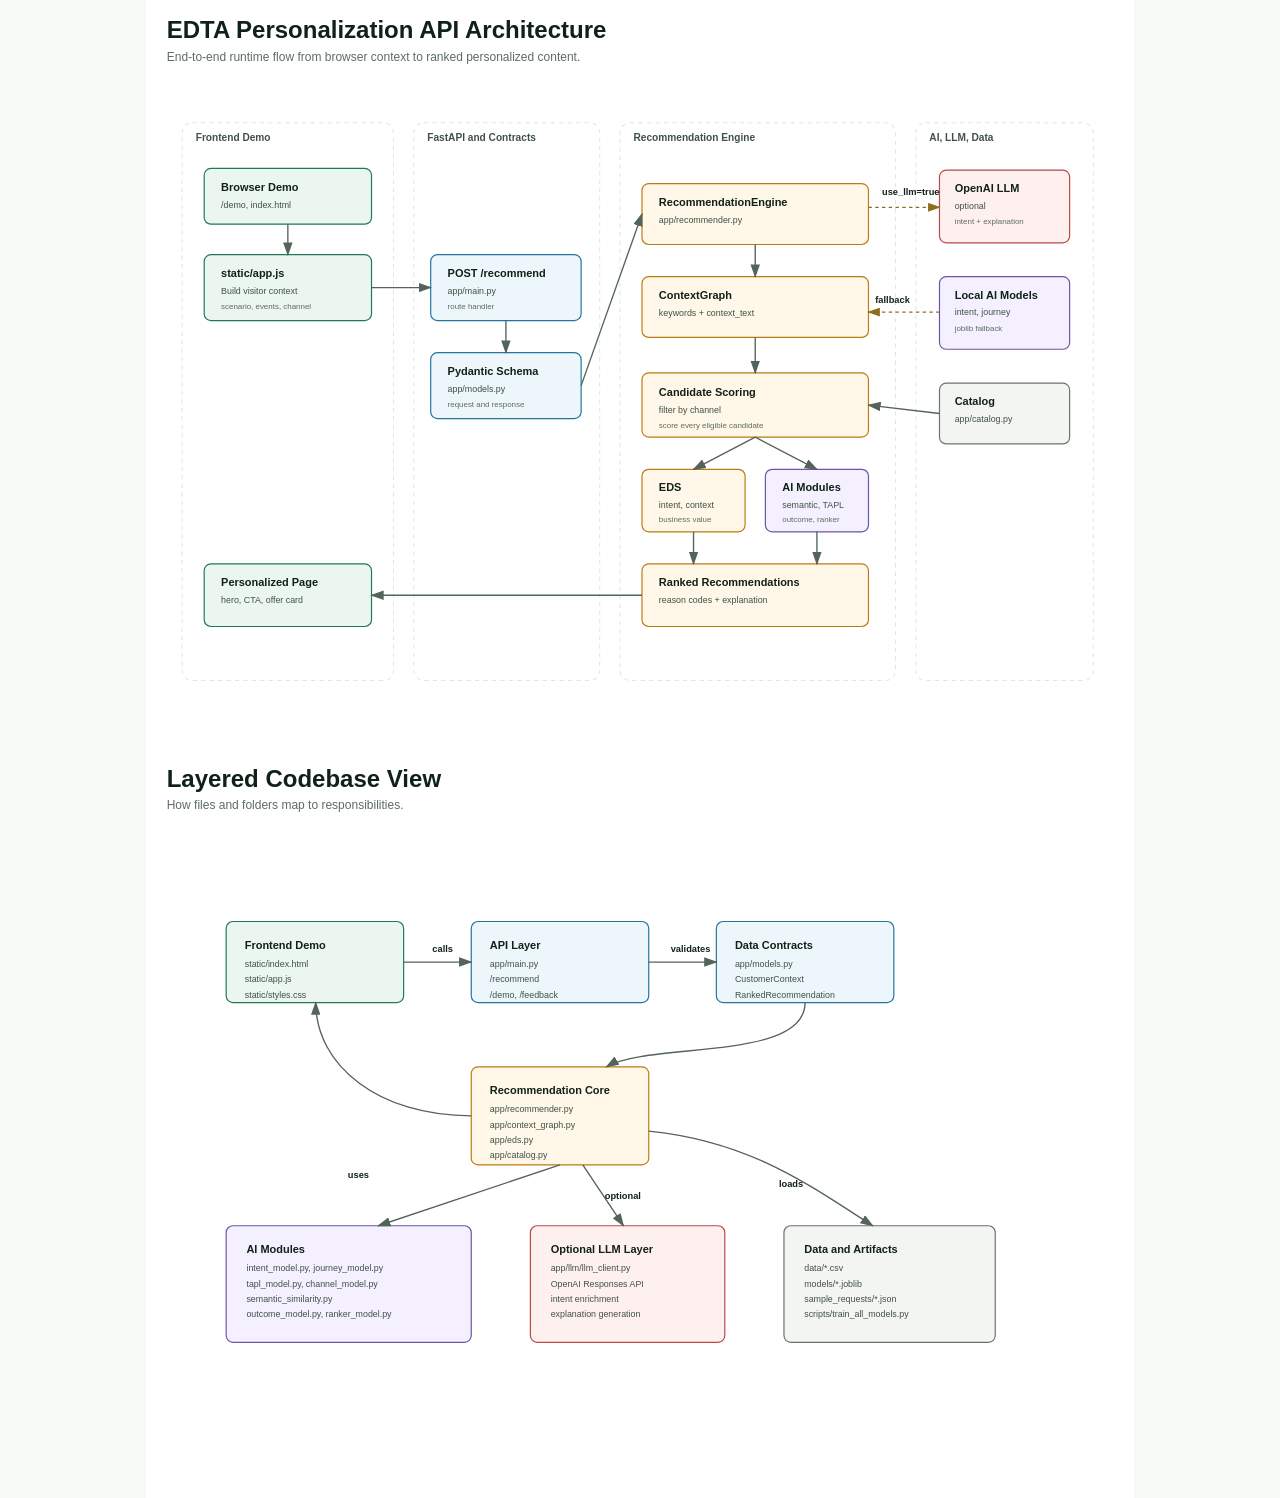
<file: docs/architecture_diagram.html>
<!doctype html>
<html lang="en">
<head>
  <meta charset="utf-8">
  <title>EDTA Personalization Architecture Diagram</title>
  <style>
    @page {
      size: letter landscape;
      margin: 0.35in;
    }

    * {
      box-sizing: border-box;
    }

    body {
      margin: 0;
      font-family: Arial, Helvetica, sans-serif;
      color: #102118;
      background: #f7faf7;
    }

    .page {
      width: 10.3in;
      height: 7.8in;
      margin: 0 auto;
      padding: 0.18in 0.22in;
      page-break-after: always;
      background: #ffffff;
    }

    .page:last-child {
      page-break-after: auto;
    }

    h1 {
      margin: 0 0 6px;
      font-size: 24px;
      line-height: 1.1;
    }

    .subtitle {
      margin: 0 0 16px;
      color: #5d6c63;
      font-size: 12px;
    }

    svg {
      width: 100%;
      height: calc(100% - 54px);
      display: block;
    }

    .box {
      fill: #ffffff;
      stroke: #cfd9d1;
      stroke-width: 1.4;
      rx: 8;
    }

    .frontend {
      fill: #eaf6ef;
      stroke: #1f7a52;
    }

    .api {
      fill: #edf7fb;
      stroke: #21759f;
    }

    .engine {
      fill: #fff7e7;
      stroke: #bd7b13;
    }

    .ai {
      fill: #f4f0ff;
      stroke: #6c55a3;
    }

    .llm {
      fill: #fff0f0;
      stroke: #b84a4a;
    }

    .data {
      fill: #f3f5f3;
      stroke: #6b746c;
    }

    .title {
      font-size: 13px;
      font-weight: 700;
      fill: #102118;
    }

    .small {
      font-size: 10.5px;
      fill: #405148;
    }

    .tiny {
      font-size: 9.4px;
      fill: #5d6c63;
    }

    .lane {
      fill: none;
      stroke: #dfe7e0;
      stroke-width: 1.2;
      stroke-dasharray: 5 5;
      rx: 12;
    }

    .lane-title {
      font-size: 12px;
      font-weight: 700;
      fill: #405148;
    }

    .arrow {
      stroke: #53645a;
      stroke-width: 1.6;
      fill: none;
      marker-end: url(#arrowhead);
    }

    .arrow-alt {
      stroke: #8f6d20;
      stroke-width: 1.5;
      fill: none;
      stroke-dasharray: 4 4;
      marker-end: url(#arrowhead-alt);
    }

    .note {
      fill: #102118;
      font-size: 11px;
      font-weight: 700;
    }
  </style>
</head>
<body>
  <section class="page">
    <h1>EDTA Personalization API Architecture</h1>
    <p class="subtitle">End-to-end runtime flow from browser context to ranked personalized content.</p>
    <svg viewBox="0 0 1120 720" role="img" aria-label="EDTA personalization architecture diagram">
      <defs>
        <marker id="arrowhead" markerWidth="10" markerHeight="7" refX="9" refY="3.5" orient="auto">
          <polygon points="0 0, 10 3.5, 0 7" fill="#53645a"></polygon>
        </marker>
        <marker id="arrowhead-alt" markerWidth="10" markerHeight="7" refX="9" refY="3.5" orient="auto">
          <polygon points="0 0, 10 3.5, 0 7" fill="#8f6d20"></polygon>
        </marker>
      </defs>

      <rect class="lane" x="18" y="20" width="250" height="660"></rect>
      <text class="lane-title" x="34" y="42">Frontend Demo</text>

      <rect class="lane" x="292" y="20" width="220" height="660"></rect>
      <text class="lane-title" x="308" y="42">FastAPI and Contracts</text>

      <rect class="lane" x="536" y="20" width="326" height="660"></rect>
      <text class="lane-title" x="552" y="42">Recommendation Engine</text>

      <rect class="lane" x="886" y="20" width="210" height="660"></rect>
      <text class="lane-title" x="902" y="42">AI, LLM, Data</text>

      <rect class="box frontend" x="44" y="74" width="198" height="66"></rect>
      <text class="title" x="64" y="101">Browser Demo</text>
      <text class="small" x="64" y="121">/demo, index.html</text>

      <rect class="box frontend" x="44" y="176" width="198" height="78"></rect>
      <text class="title" x="64" y="202">static/app.js</text>
      <text class="small" x="64" y="222">Build visitor context</text>
      <text class="tiny" x="64" y="240">scenario, events, channel</text>

      <rect class="box api" x="312" y="176" width="178" height="78"></rect>
      <text class="title" x="332" y="202">POST /recommend</text>
      <text class="small" x="332" y="222">app/main.py</text>
      <text class="tiny" x="332" y="240">route handler</text>

      <rect class="box api" x="312" y="292" width="178" height="78"></rect>
      <text class="title" x="332" y="318">Pydantic Schema</text>
      <text class="small" x="332" y="338">app/models.py</text>
      <text class="tiny" x="332" y="356">request and response</text>

      <rect class="box engine" x="562" y="92" width="268" height="72"></rect>
      <text class="title" x="582" y="119">RecommendationEngine</text>
      <text class="small" x="582" y="139">app/recommender.py</text>

      <rect class="box engine" x="562" y="202" width="268" height="72"></rect>
      <text class="title" x="582" y="229">ContextGraph</text>
      <text class="small" x="582" y="249">keywords + context_text</text>

      <rect class="box llm" x="914" y="76" width="154" height="86"></rect>
      <text class="title" x="932" y="102">OpenAI LLM</text>
      <text class="small" x="932" y="122">optional</text>
      <text class="tiny" x="932" y="140">intent + explanation</text>

      <rect class="box ai" x="914" y="202" width="154" height="86"></rect>
      <text class="title" x="932" y="228">Local AI Models</text>
      <text class="small" x="932" y="248">intent, journey</text>
      <text class="tiny" x="932" y="266">joblib fallback</text>

      <rect class="box data" x="914" y="328" width="154" height="72"></rect>
      <text class="title" x="932" y="354">Catalog</text>
      <text class="small" x="932" y="374">app/catalog.py</text>

      <rect class="box engine" x="562" y="316" width="268" height="76"></rect>
      <text class="title" x="582" y="343">Candidate Scoring</text>
      <text class="small" x="582" y="363">filter by channel</text>
      <text class="tiny" x="582" y="381">score every eligible candidate</text>

      <rect class="box engine" x="562" y="430" width="122" height="74"></rect>
      <text class="title" x="582" y="456">EDS</text>
      <text class="small" x="582" y="476">intent, context</text>
      <text class="tiny" x="582" y="492">business value</text>

      <rect class="box ai" x="708" y="430" width="122" height="74"></rect>
      <text class="title" x="728" y="456">AI Modules</text>
      <text class="small" x="728" y="476">semantic, TAPL</text>
      <text class="tiny" x="728" y="492">outcome, ranker</text>

      <rect class="box engine" x="562" y="542" width="268" height="74"></rect>
      <text class="title" x="582" y="568">Ranked Recommendations</text>
      <text class="small" x="582" y="588">reason codes + explanation</text>

      <rect class="box frontend" x="44" y="542" width="198" height="74"></rect>
      <text class="title" x="64" y="568">Personalized Page</text>
      <text class="small" x="64" y="588">hero, CTA, offer card</text>

      <path class="arrow" d="M143 140 L143 176"></path>
      <path class="arrow" d="M242 215 L312 215"></path>
      <path class="arrow" d="M401 254 L401 292"></path>
      <path class="arrow" d="M490 331 L562 128"></path>
      <path class="arrow" d="M696 164 L696 202"></path>
      <path class="arrow-alt" d="M830 120 L914 120"></path>
      <path class="arrow-alt" d="M914 244 L830 244"></path>
      <path class="arrow" d="M696 274 L696 316"></path>
      <path class="arrow" d="M914 364 L830 354"></path>
      <path class="arrow" d="M696 392 L623 430"></path>
      <path class="arrow" d="M696 392 L769 430"></path>
      <path class="arrow" d="M623 504 L623 542"></path>
      <path class="arrow" d="M769 504 L769 542"></path>
      <path class="arrow" d="M562 579 L242 579"></path>

      <text class="note" x="846" y="105">use_llm=true</text>
      <text class="note" x="838" y="233">fallback</text>
    </svg>
  </section>

  <section class="page">
    <h1>Layered Codebase View</h1>
    <p class="subtitle">How files and folders map to responsibilities.</p>
    <svg viewBox="0 0 1120 720" role="img" aria-label="EDTA codebase layered architecture">
      <defs>
        <marker id="arrowhead2" markerWidth="10" markerHeight="7" refX="9" refY="3.5" orient="auto">
          <polygon points="0 0, 10 3.5, 0 7" fill="#53645a"></polygon>
        </marker>
      </defs>

      <rect class="box frontend" x="70" y="80" width="210" height="96"></rect>
      <text class="title" x="92" y="112">Frontend Demo</text>
      <text class="small" x="92" y="134">static/index.html</text>
      <text class="small" x="92" y="152">static/app.js</text>
      <text class="small" x="92" y="170">static/styles.css</text>

      <rect class="box api" x="360" y="80" width="210" height="96"></rect>
      <text class="title" x="382" y="112">API Layer</text>
      <text class="small" x="382" y="134">app/main.py</text>
      <text class="small" x="382" y="152">/recommend</text>
      <text class="small" x="382" y="170">/demo, /feedback</text>

      <rect class="box api" x="650" y="80" width="210" height="96"></rect>
      <text class="title" x="672" y="112">Data Contracts</text>
      <text class="small" x="672" y="134">app/models.py</text>
      <text class="small" x="672" y="152">CustomerContext</text>
      <text class="small" x="672" y="170">RankedRecommendation</text>

      <rect class="box engine" x="360" y="252" width="210" height="116"></rect>
      <text class="title" x="382" y="284">Recommendation Core</text>
      <text class="small" x="382" y="306">app/recommender.py</text>
      <text class="small" x="382" y="324">app/context_graph.py</text>
      <text class="small" x="382" y="342">app/eds.py</text>
      <text class="small" x="382" y="360">app/catalog.py</text>

      <rect class="box ai" x="70" y="440" width="290" height="138"></rect>
      <text class="title" x="94" y="472">AI Modules</text>
      <text class="small" x="94" y="494">intent_model.py, journey_model.py</text>
      <text class="small" x="94" y="512">tapl_model.py, channel_model.py</text>
      <text class="small" x="94" y="530">semantic_similarity.py</text>
      <text class="small" x="94" y="548">outcome_model.py, ranker_model.py</text>

      <rect class="box llm" x="430" y="440" width="230" height="138"></rect>
      <text class="title" x="454" y="472">Optional LLM Layer</text>
      <text class="small" x="454" y="494">app/llm/llm_client.py</text>
      <text class="small" x="454" y="512">OpenAI Responses API</text>
      <text class="small" x="454" y="530">intent enrichment</text>
      <text class="small" x="454" y="548">explanation generation</text>

      <rect class="box data" x="730" y="440" width="250" height="138"></rect>
      <text class="title" x="754" y="472">Data and Artifacts</text>
      <text class="small" x="754" y="494">data/*.csv</text>
      <text class="small" x="754" y="512">models/*.joblib</text>
      <text class="small" x="754" y="530">sample_requests/*.json</text>
      <text class="small" x="754" y="548">scripts/train_all_models.py</text>

      <path class="arrow" marker-end="url(#arrowhead2)" d="M280 128 L360 128"></path>
      <path class="arrow" marker-end="url(#arrowhead2)" d="M570 128 L650 128"></path>
      <path class="arrow" marker-end="url(#arrowhead2)" d="M755 176 C755 246 570 222 520 252"></path>
      <path class="arrow" marker-end="url(#arrowhead2)" d="M465 368 L250 440"></path>
      <path class="arrow" marker-end="url(#arrowhead2)" d="M492 368 L540 440"></path>
      <path class="arrow" marker-end="url(#arrowhead2)" d="M570 328 C690 340 760 392 835 440"></path>
      <path class="arrow" marker-end="url(#arrowhead2)" d="M360 310 C250 310 176 250 176 176"></path>

      <text class="note" x="314" y="116">calls</text>
      <text class="note" x="596" y="116">validates</text>
      <text class="note" x="214" y="384">uses</text>
      <text class="note" x="518" y="408">optional</text>
      <text class="note" x="724" y="394">loads</text>
    </svg>
  </section>
</body>
</html>
</file>
